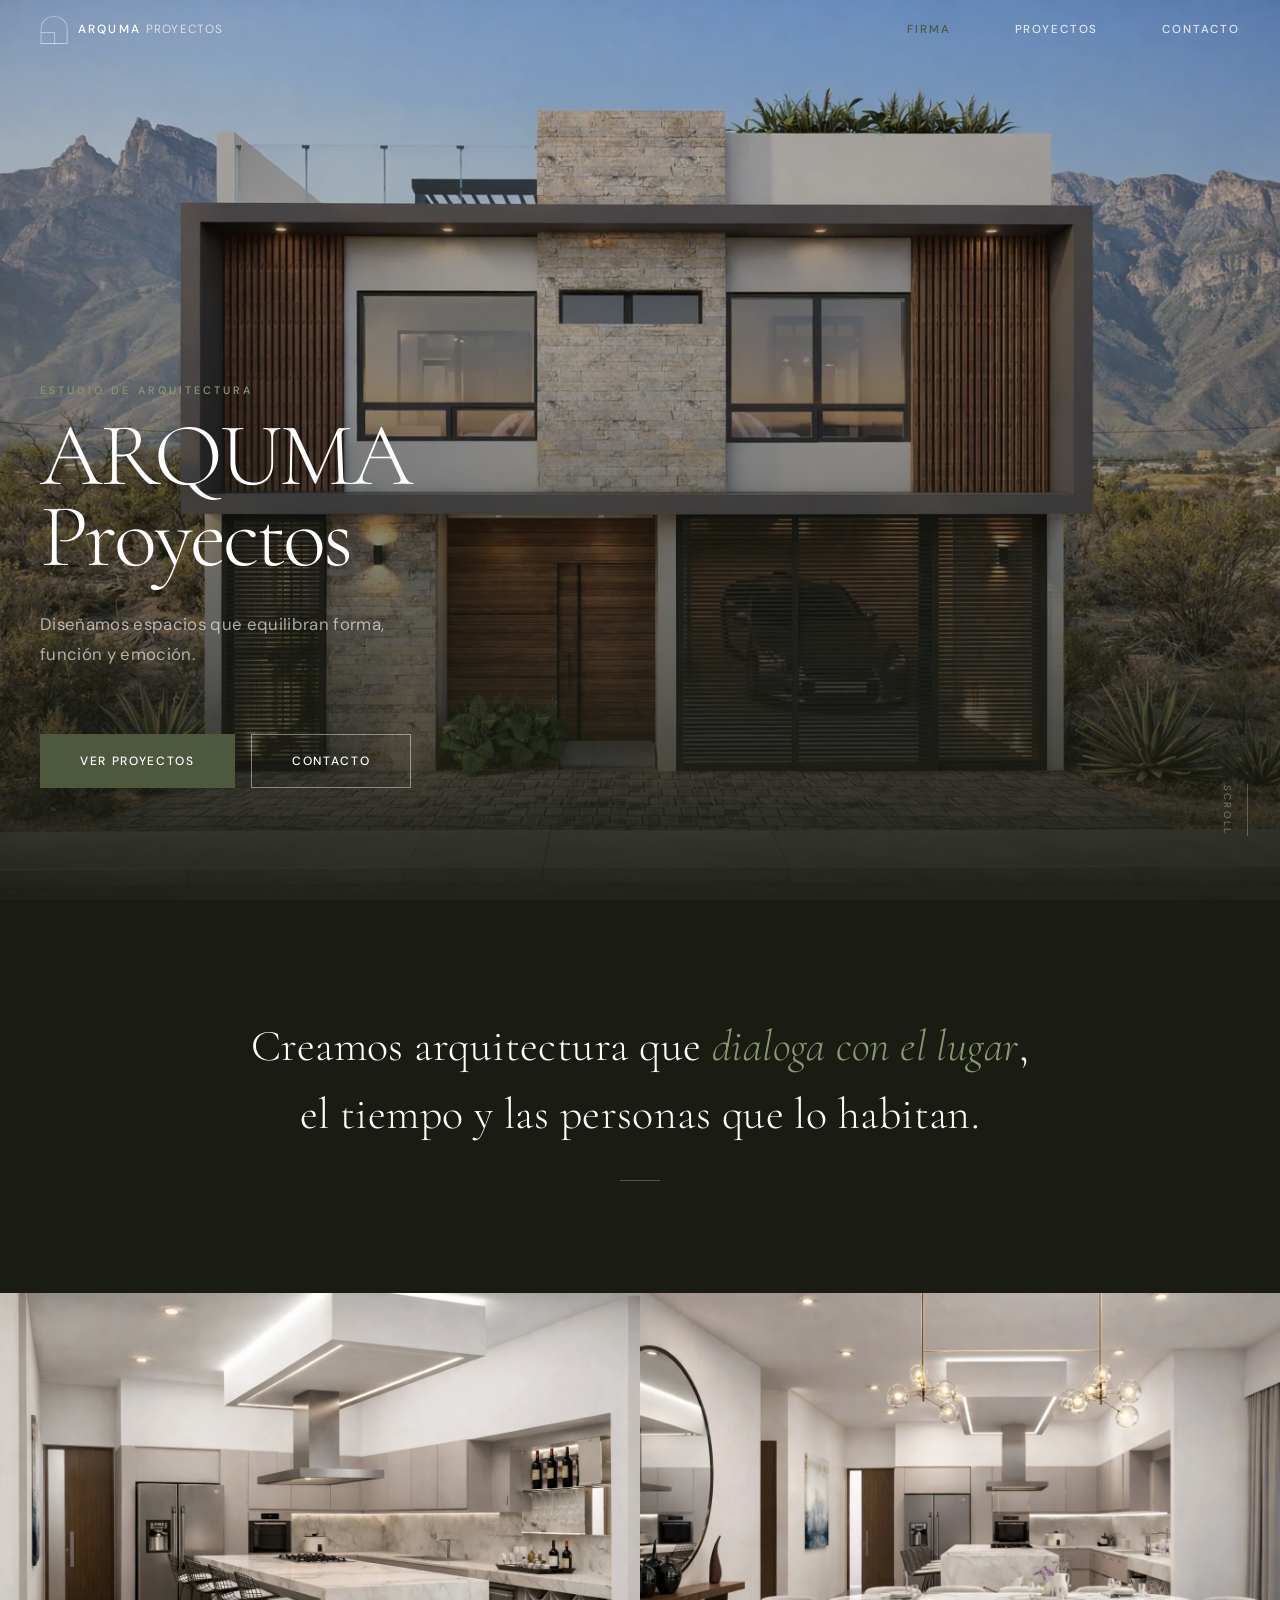
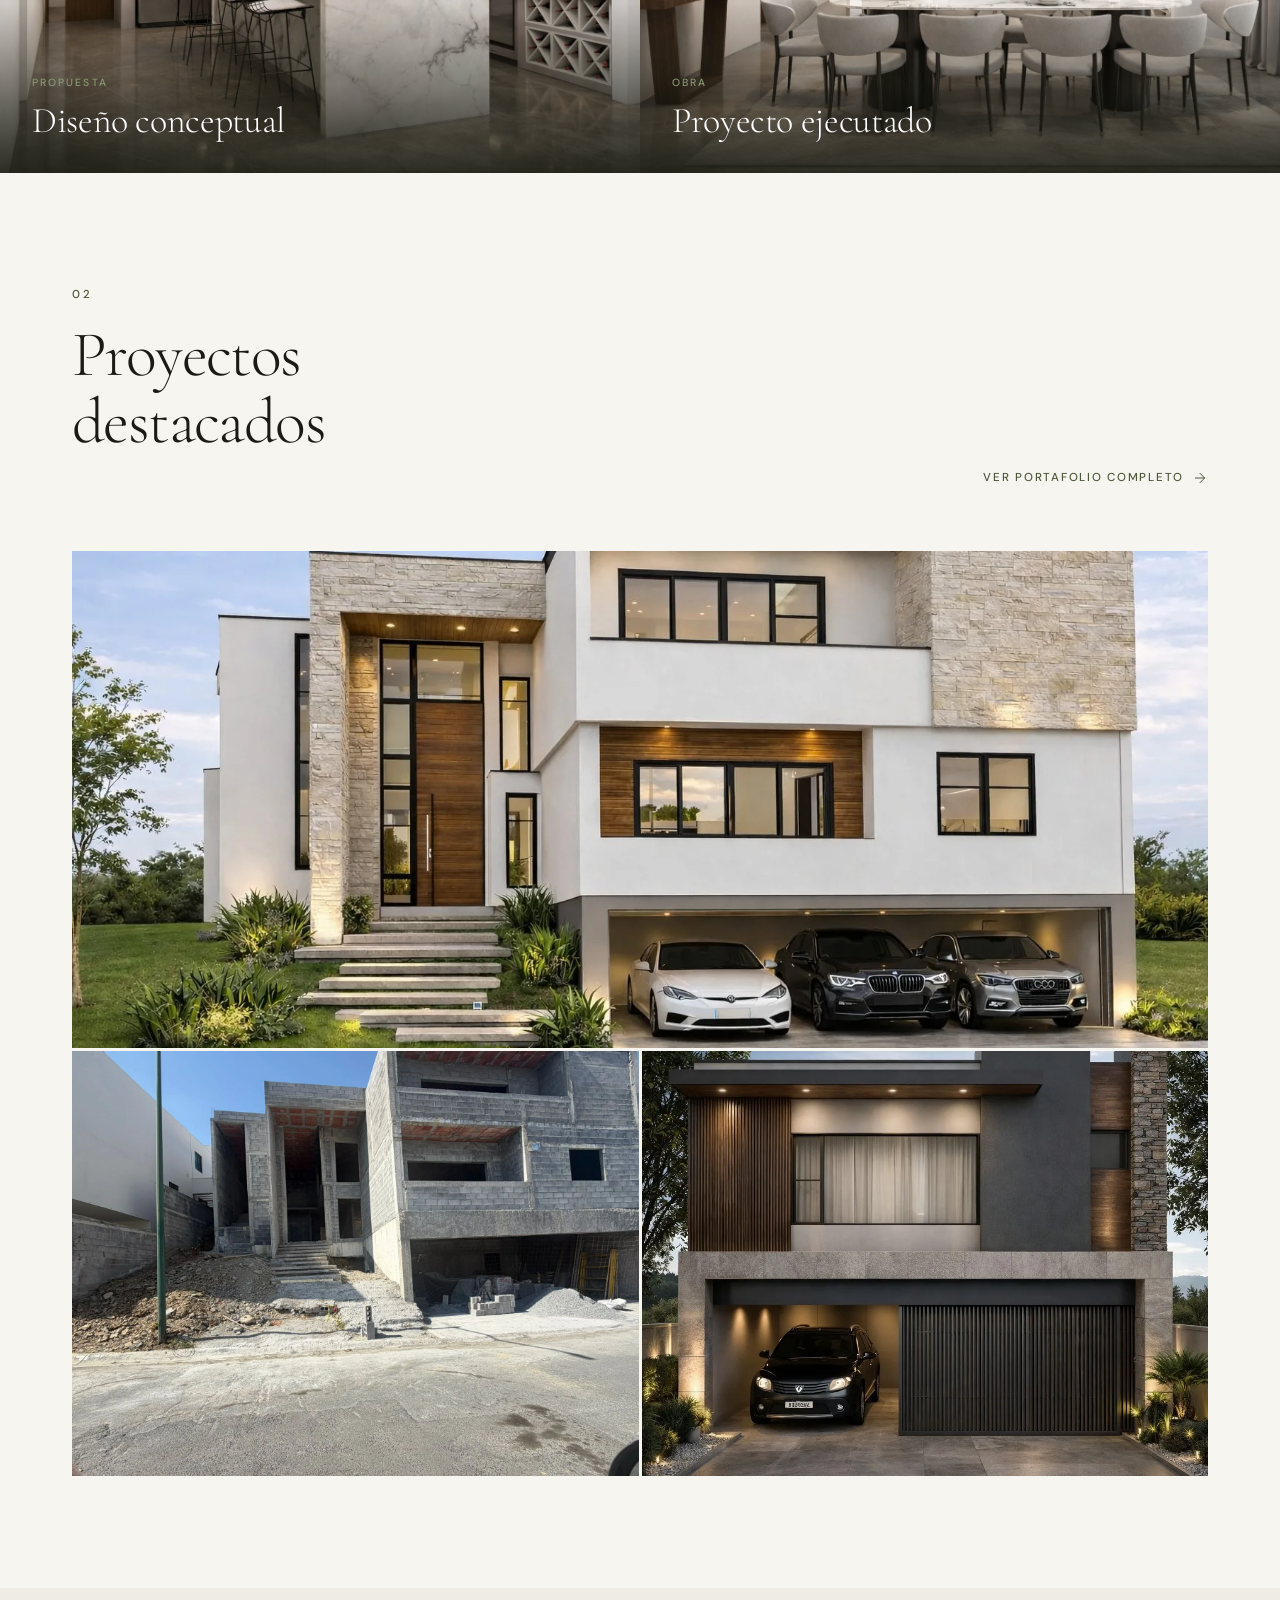
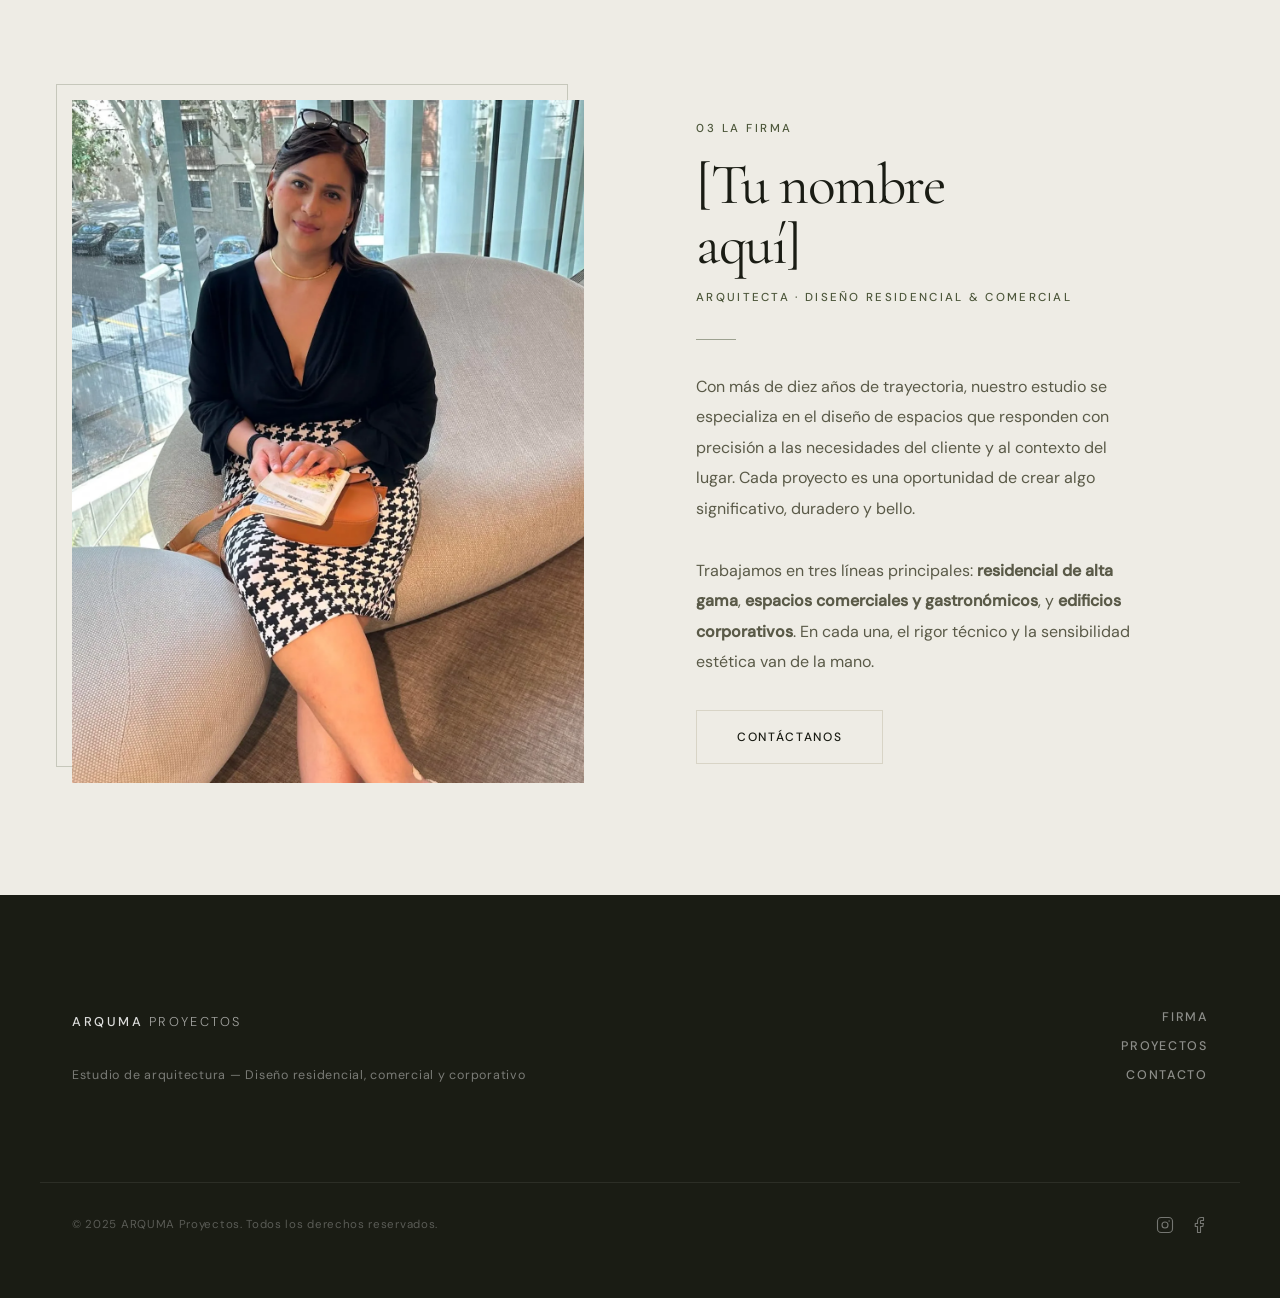
<file: src/index.html>
<!DOCTYPE html>
<html lang="es">

<head>
  <meta charset="UTF-8">
  <meta name="viewport" content="width=device-width, initial-scale=1.0">
  <meta name="description" content="ARQUMA Proyectos — Estudio de diseño arquitectónico. Proyectos residenciales, comerciales y corporativos.">
  <meta name="author" content="ARQUMA Proyectos">
  <title>ARQUMA — Proyectos</title>

  <!-- Preload fuentes críticas (solo las que aparecen above-the-fold) -->
  <link rel="preload" as="font" type="font/woff2" crossorigin href="fonts/cormorant-garamond-v36-latin-300.woff2">
  <link rel="preload" as="font" type="font/woff2" crossorigin href="fonts/cormorant-garamond-v36-latin-regular.woff2">
  <link rel="preload" as="font" type="font/woff2" crossorigin href="fonts/dm-sans-v15-latin-regular.woff2">

  <!-- CSS CRÍTICO inline: fuentes + variables + reset + nav + hero + reveal inicial -->
  <style>
    /* Cormorant Garamond — display */
    @font-face{font-family:'Cormorant Garamond';font-style:normal;font-weight:300;font-display:swap;src:url('fonts/cormorant-garamond-v36-latin-300.woff2') format('woff2')}
    @font-face{font-family:'Cormorant Garamond';font-style:normal;font-weight:400;font-display:swap;src:url('fonts/cormorant-garamond-v36-latin-regular.woff2') format('woff2')}
    @font-face{font-family:'Cormorant Garamond';font-style:normal;font-weight:500;font-display:swap;src:url('fonts/cormorant-garamond-v36-latin-500.woff2') format('woff2')}
    @font-face{font-family:'Cormorant Garamond';font-style:normal;font-weight:600;font-display:swap;src:url('fonts/cormorant-garamond-v36-latin-600.woff2') format('woff2')}
    @font-face{font-family:'Cormorant Garamond';font-style:italic;font-weight:300;font-display:swap;src:url('fonts/cormorant-garamond-v36-latin-300italic.woff2') format('woff2')}
    /* DM Sans — body */
    @font-face{font-family:'DM Sans';font-style:normal;font-weight:300;font-display:swap;src:url('fonts/dm-sans-v15-latin-300.woff2') format('woff2')}
    @font-face{font-family:'DM Sans';font-style:normal;font-weight:400;font-display:swap;src:url('fonts/dm-sans-v15-latin-regular.woff2') format('woff2')}
    @font-face{font-family:'DM Sans';font-style:normal;font-weight:500;font-display:swap;src:url('fonts/dm-sans-v15-latin-500.woff2') format('woff2')}

    /* Variables */
    :root{--clr-olive:#4E583C;--clr-olive-dark:#3A4229;--clr-olive-light:#8A9872;--clr-white:#FFFFFF;--clr-bg:#F6F5F0;--clr-bg-alt:#EEECE5;--clr-dark:#1A1C14;--clr-text:#1A1C14;--clr-text-soft:#5A5A48;--clr-border:#D8D4C6;--clr-surface:#FFFFFF;--ff-display:'Cormorant Garamond',Georgia,serif;--ff-body:'DM Sans',system-ui,sans-serif;--space-xs:.5rem;--space-sm:1rem;--space-md:2rem;--space-lg:4rem;--space-xl:7rem;--space-2xl:10rem;--container:1200px;--transition:.42s cubic-bezier(.4,0,.2,1);--transition-fast:.22s cubic-bezier(.4,0,.2,1)}
    /* Reset */
    *,*::before,*::after{margin:0;padding:0;box-sizing:border-box}
    html{scroll-behavior:smooth;-webkit-text-size-adjust:100%;scroll-padding-top:80px}
    body{font-family:var(--ff-body);font-weight:400;font-size:1rem;line-height:1.7;color:var(--clr-text);background:var(--clr-bg);-webkit-font-smoothing:antialiased;-moz-osx-font-smoothing:grayscale;overflow-x:hidden}
    img{display:block;max-width:100%;height:auto}
    a{color:inherit;text-decoration:none}
    button{font-family:var(--ff-body)}

    /* NAV */
    .nav{position:fixed;top:0;left:0;right:0;z-index:1000;padding:var(--space-sm) var(--space-md);transition:background var(--transition),box-shadow var(--transition)}
    .nav--scrolled{background:rgba(246,245,240,.94);backdrop-filter:blur(18px);-webkit-backdrop-filter:blur(18px);box-shadow:0 1px 0 var(--clr-border)}
    .nav__inner{max-width:var(--container);margin:0 auto;display:flex;align-items:center;justify-content:space-between}
    .nav__logo{display:flex;align-items:center;gap:.625rem;z-index:1001}
    .nav__logo img{height:28px;width:28px;object-fit:contain;flex-shrink:0;transition:filter var(--transition)}
    .nav:not(.nav--scrolled) .nav__logo img{filter:brightness(0) invert(1)}
    .nav__logo-name{font-family:var(--ff-body);font-size:.74rem;font-weight:500;letter-spacing:.18em;text-transform:uppercase;transition:color var(--transition);white-space:nowrap;line-height:1.1}
    .nav__logo-name span{font-weight:300;letter-spacing:.1em;opacity:.8}
    .nav:not(.nav--scrolled) .nav__logo-name{color:var(--clr-white)}
    .nav--scrolled .nav__logo-name{color:var(--clr-text)}
    .nav__menu{display:flex;align-items:center;gap:var(--space-lg)}
    .nav__link{font-size:.72rem;font-weight:500;letter-spacing:.16em;text-transform:uppercase;transition:color var(--transition-fast)}
    .nav:not(.nav--scrolled) .nav__link{color:rgba(255,255,255,.8)}
    .nav:not(.nav--scrolled) .nav__link:hover{color:var(--clr-white)}
    .nav--scrolled .nav__link{color:var(--clr-text-soft)}
    .nav--scrolled .nav__link:hover{color:var(--clr-olive)}
    .nav__link--active{color:var(--clr-olive)!important}
    .nav__toggle{display:none;flex-direction:column;gap:6px;background:none;border:none;cursor:pointer;padding:8px;z-index:1001}
    .nav__toggle span{display:block;width:26px;height:1.5px;background:currentColor;transition:var(--transition);transform-origin:center}
    .nav:not(.nav--scrolled) .nav__toggle{color:var(--clr-white)}
    .nav--scrolled .nav__toggle{color:var(--clr-text)}
    .nav__toggle--active span:nth-child(1){transform:rotate(45deg) translate(5px,5.5px)}
    .nav__toggle--active span:nth-child(2){opacity:0;transform:scaleX(0)}
    .nav__toggle--active span:nth-child(3){transform:rotate(-45deg) translate(5px,-5.5px)}

    /* HERO */
    .hero{position:relative;height:100vh;height:100dvh;overflow:hidden;display:flex;flex-direction:column;justify-content:flex-end;padding:0 var(--space-md) var(--space-xl)}
    .hero__bg{position:absolute;inset:0;z-index:0}
    .hero__bg img{width:100%;height:100%;object-fit:cover}
    .hero__bg::after{content:'';position:absolute;inset:0;background:linear-gradient(to top,rgba(26,28,20,.92) 0%,rgba(26,28,20,.38) 55%,rgba(26,28,20,.18) 100%)}
    .hero__inner{position:relative;z-index:1;max-width:var(--container);margin:0 auto;width:100%}
    .hero__label{display:block;font-size:.68rem;font-weight:500;letter-spacing:.28em;text-transform:uppercase;color:var(--clr-olive-light);margin-bottom:var(--space-sm);animation:fadeUp .8s ease both;animation-delay:.3s}
    .hero__title{font-family:var(--ff-display);font-weight:300;font-size:clamp(3rem,7vw,6rem);line-height:.9;letter-spacing:-.03em;color:var(--clr-white);margin-bottom:var(--space-md);animation:fadeUp 1s cubic-bezier(.4,0,.2,1) both;animation-delay:.5s}
    .hero__tagline{font-size:1.05rem;color:rgba(255,255,255,.62);max-width:420px;line-height:1.8;margin-bottom:var(--space-lg);letter-spacing:.02em;animation:fadeUp .8s ease both;animation-delay:.8s}
    .hero__actions{display:flex;gap:var(--space-sm);flex-wrap:wrap;animation:fadeUp .8s ease both;animation-delay:1s}
    .hero__scroll{position:absolute;right:var(--space-md);bottom:var(--space-lg);z-index:1;display:flex;flex-direction:column;align-items:center;gap:.75rem;font-size:.62rem;letter-spacing:.22em;text-transform:uppercase;color:rgba(255,255,255,.35);writing-mode:vertical-rl}
    .hero__scroll::before{content:'';width:1px;height:52px;background:rgba(255,255,255,.25);animation:scrollPulse 1.8s ease-in-out infinite}
    @keyframes scrollPulse{0%,100%{transform:scaleY(1);opacity:.25}50%{transform:scaleY(.6);opacity:.7}}
    @keyframes fadeUp{from{opacity:0;transform:translateY(32px)}to{opacity:1;transform:translateY(0)}}

    /* BOTONES (críticos para hero) */
    .btn{display:inline-flex;align-items:center;gap:.625rem;padding:1rem 2.5rem;font-family:var(--ff-body);font-size:.75rem;font-weight:500;letter-spacing:.14em;text-transform:uppercase;text-decoration:none;cursor:pointer;border:none;transition:all var(--transition)}
    .btn--primary{background:var(--clr-olive);color:var(--clr-white)}
    .btn--primary:hover{background:var(--clr-olive-dark);transform:translateY(-2px);box-shadow:0 6px 24px rgba(78,88,60,.28)}
    .btn--ghost{background:transparent;color:var(--clr-white);border:1px solid rgba(255,255,255,.45)}
    .btn--ghost:hover{background:rgba(255,255,255,.08);border-color:rgba(255,255,255,.8)}

    /* REVEAL — estado inicial */
    .reveal{opacity:0;transform:translateY(28px);transition:opacity .8s cubic-bezier(.4,0,.2,1),transform .8s cubic-bezier(.4,0,.2,1)}

    /* RESPONSIVE NAV + HERO */
    @media(max-width:768px){
      .nav__toggle{display:flex}
      .nav__menu{position:fixed;top:0;left:0;width:100%;height:100vh;height:100dvh;background:var(--clr-dark);flex-direction:column;align-items:center;justify-content:center;gap:3rem;opacity:0;pointer-events:none;transition:opacity var(--transition)}
      .nav__menu--open{opacity:1;pointer-events:all}
      .nav__menu .nav__link{font-family:var(--ff-display);font-size:clamp(2rem,8vw,3.5rem);font-weight:300;letter-spacing:.06em;color:rgba(255,255,255,.85)!important;text-transform:none}
      .nav__menu .nav__link:hover{color:var(--clr-white)!important}
      .hero{padding:0 var(--space-sm) var(--space-lg)}
      .hero__title{font-size:clamp(2.2rem,11vw,3.5rem)}
      .hero__tagline{max-width:100%}
      .hero__scroll{display:none}
    }
    @media(max-width:480px){
      .hero__actions{flex-direction:column;align-items:flex-start}
      .hero__actions .btn{width:100%;justify-content:center}
    }
  </style>

  <!-- CSS no crítico — carga diferida, no bloquea render -->
  <link rel="stylesheet" media="print" onload="this.media='all';this.onload=null;" href="css/style.css">
  <noscript><link rel="stylesheet" href="css/style.css"></noscript>
</head>

<body>

  <!-- ============================================================
       NAVEGACIÓN
  ============================================================ -->
  <header class="nav" id="nav">
    <div class="nav__inner">
      <a href="index.html" class="nav__logo" aria-label="ARQUMA Proyectos — Inicio">
        <img src="img/logo.webp" alt="" width="28" height="28" loading="eager" aria-hidden="true">
        <span class="nav__logo-name">ARQUMA <span>Proyectos</span></span>
      </a>
      <button class="nav__toggle" id="navToggle" aria-label="Abrir menú" aria-expanded="false">
        <span></span><span></span><span></span>
      </button>
      <nav class="nav__menu" id="navMenu" aria-label="Menú principal">
        <a href="index.html"      class="nav__link nav__link--active">Firma</a>
        <a href="proyectos.html"  class="nav__link">Proyectos</a>
        <a href="contacto.html"   class="nav__link">Contacto</a>
      </nav>
    </div>
  </header>

  <main>

    <!-- ============================================================
         HERO — pantalla completa
    ============================================================ -->
    <section class="hero" id="hero" aria-label="Portada">
      <div class="hero__bg">
        <!-- Imagen principal del portafolio como fondo del hero -->
        <img src="img/img1.webp"
             alt="Proyecto destacado — ARQUMA Proyectos"
             width="1920" height="1080"
             loading="eager"
             fetchpriority="high">
      </div>
      <div class="hero__inner">
        <span class="hero__label">Estudio de Arquitectura</span>
        <h2 class="hero__title">ARQUMA <br>Proyectos</h2><!-- Actualiza con tu nombre de estudio -->
        <p class="hero__tagline">Diseñamos espacios que equilibran forma,<br>función y emoción.</p>
        <div class="hero__actions">
          <a href="proyectos.html" class="btn btn--primary">Ver proyectos</a>
          <a href="contacto.html"  class="btn btn--ghost">Contacto</a>
        </div>
      </div>
      <span class="hero__scroll" aria-hidden="true">Scroll</span>
    </section>

    <!-- ============================================================
         MANIFIESTO
    ============================================================ -->
    <section class="manifesto" aria-label="Filosofía del estudio">
      <div class="manifesto__inner">
        <p class="manifesto__quote reveal">
          Creamos arquitectura que <em>dialoga con el lugar</em>,<br>
          el tiempo y las personas que lo habitan.
        </p>
        <div class="manifesto__line reveal reveal--delay-1"></div>
      </div>
    </section>

    <!-- ============================================================
         PROPUESTA Y OBRA — comparativa render vs realidad
    ============================================================ -->
    <section class="obra" aria-label="De la propuesta a la obra">
      <div class="obra__grid">
        <div class="obra__panel reveal">
          <img src="img/img5.webp"
               alt="Propuesta arquitectónica — ARQUMA Proyectos"
               width="960" height="720" loading="lazy">
          <div class="obra__label">
            <span class="obra__label-tag">Propuesta</span>
            <h3>Diseño conceptual</h3>
          </div>
        </div>
        <div class="obra__panel reveal reveal--delay-1">
          <img src="img/img6.webp"
               alt="Obra terminada — ARQUMA Proyectos"
               width="960" height="720" loading="lazy">
          <div class="obra__label">
            <span class="obra__label-tag">Obra</span>
            <h3>Proyecto ejecutado</h3>
          </div>
        </div>
      </div>
    </section>

    <!-- ============================================================
         PROYECTOS DESTACADOS
    ============================================================ -->
    <section class="featured section" id="proyectos" aria-label="Proyectos destacados">
      <div class="featured__header reveal">
        <div>
          <span class="section__label">02</span>
          <h2 class="section__title">Proyectos<br>destacados</h2>
        </div>
        <a href="proyectos.html" class="featured__link" aria-label="Ver todos los proyectos">
          Ver portafolio completo
          <svg width="16" height="16" viewBox="0 0 24 24" fill="none" stroke="currentColor"
               stroke-width="1.5" stroke-linecap="round" stroke-linejoin="round" aria-hidden="true">
            <path d="M5 12h14M12 5l7 7-7 7"/>
          </svg>
        </a>
      </div>
      <div class="featured__grid">
        <!-- Imagen destacada amplia -->
        <div class="featured__item featured__item--wide reveal">
          <img src="img/img2.webp"
               alt="Proyecto residencial destacado — ARQUMA Proyectos"
               width="1200" height="525" loading="lazy">
          <div class="featured__overlay">
            <div class="featured__info">
              <h3>Residencia Privada</h3>
              <span>Residencial · 2024</span>
            </div>
          </div>
        </div>
        <!-- Dos imágenes menores -->
        <div class="featured__item reveal reveal--delay-1">
          <img src="img/img3.webp"
               alt="Proyecto comercial — ARQUMA Proyectos"
               width="600" height="450" loading="lazy">
          <div class="featured__overlay">
            <div class="featured__info">
              <h3>Restaurante El Origen</h3>
              <span>Comercial · 2024</span>
            </div>
          </div>
        </div>
        <div class="featured__item reveal reveal--delay-2">
          <img src="img/img4.webp"
               alt="Proyecto edificio — ARQUMA Proyectos"
               width="600" height="450" loading="lazy">
          <div class="featured__overlay">
            <div class="featured__info">
              <h3>Torre Empresarial</h3>
              <span>Edificio · 2023</span>
            </div>
          </div>
        </div>
      </div>
    </section>

    <!-- ============================================================
         FIRMA — perfil de la arquitecta
    ============================================================ -->
    <section class="firma section--alt" id="firma" aria-label="Perfil de la arquitecta">
      <div class="firma__grid">
        <!-- Retrato -->
        <div class="firma__portrait reveal">
          <img class="firma__portrait-img"
               src="img/perfil.webp"
               alt="Arquitecta — ARQUMA Proyectos"
               width="560" height="747" loading="lazy">
          <div class="firma__portrait-frame" aria-hidden="true"></div>
        </div>
        <!-- Texto -->
        <div class="firma__text reveal reveal--delay-1">
          <span class="section__label">03 La firma</span>
          <!-- Actualiza con tu nombre -->
          <h2 class="firma__name">[Tu nombre<br>aquí]</h2>
          <p class="firma__role">Arquitecta · Diseño Residencial &amp; Comercial</p>
          <div class="firma__divider" aria-hidden="true"></div>
          <p class="firma__bio">
            Con más de diez años de trayectoria, nuestro estudio se especializa en
            el diseño de espacios que responden con precisión a las necesidades del
            cliente y al contexto del lugar. Cada proyecto es una oportunidad de
            crear algo significativo, duradero y bello.
          </p>
          <p class="firma__bio">
            Trabajamos en tres líneas principales: <strong>residencial de alta gama</strong>,
            <strong>espacios comerciales y gastronómicos</strong>, y
            <strong>edificios corporativos</strong>. En cada una, el rigor técnico
            y la sensibilidad estética van de la mano.
          </p>
          <a href="contacto.html" class="btn btn--outline">Contáctanos</a>
        </div>
      </div>
    </section>

  </main>

  <!-- ============================================================
       FOOTER
  ============================================================ -->
  <footer class="footer" aria-label="Pie de página">
    <div class="footer__inner">
      <div class="footer__brand">
        <a href="index.html" class="footer__logo-text" aria-label="ARQUMA Proyectos — Inicio">ARQUMA <span>Proyectos</span></a>
        <p class="footer__tagline">Estudio de arquitectura — Diseño residencial, comercial y corporativo</p>
      </div>
      <nav class="footer__nav" aria-label="Navegación del pie">
        <a href="index.html">Firma</a>
        <a href="proyectos.html">Proyectos</a>
        <a href="contacto.html">Contacto</a>
      </nav>
    </div>
    <div class="footer__bottom">
      <span class="footer__copy">&copy; 2025 ARQUMA Proyectos. Todos los derechos reservados.</span>
      <div class="footer__social" aria-label="Redes sociales">
        <!-- Actualiza los href con tus perfiles reales -->
        <a href="#" aria-label="Instagram">
          <svg width="18" height="18" viewBox="0 0 24 24" fill="none" stroke="currentColor"
               stroke-width="1.5" stroke-linecap="round" stroke-linejoin="round" aria-hidden="true">
            <rect x="2" y="2" width="20" height="20" rx="5"/>
            <circle cx="12" cy="12" r="4"/>
            <circle cx="17.5" cy="6.5" r="1" fill="currentColor" stroke="none"/>
          </svg>
        </a>
        <a href="#" aria-label="Facebook">
          <svg width="18" height="18" viewBox="0 0 24 24" fill="none" stroke="currentColor"
               stroke-width="1.5" stroke-linecap="round" stroke-linejoin="round" aria-hidden="true">
            <path d="M18 2h-3a5 5 0 00-5 5v3H7v4h3v8h4v-8h3l1-4h-4V7a1 1 0 011-1h3z"/>
          </svg>
        </a>
      </div>
    </div>
  </footer>

  <script src="js/main.js" defer></script>
</body>

</html>
</file>
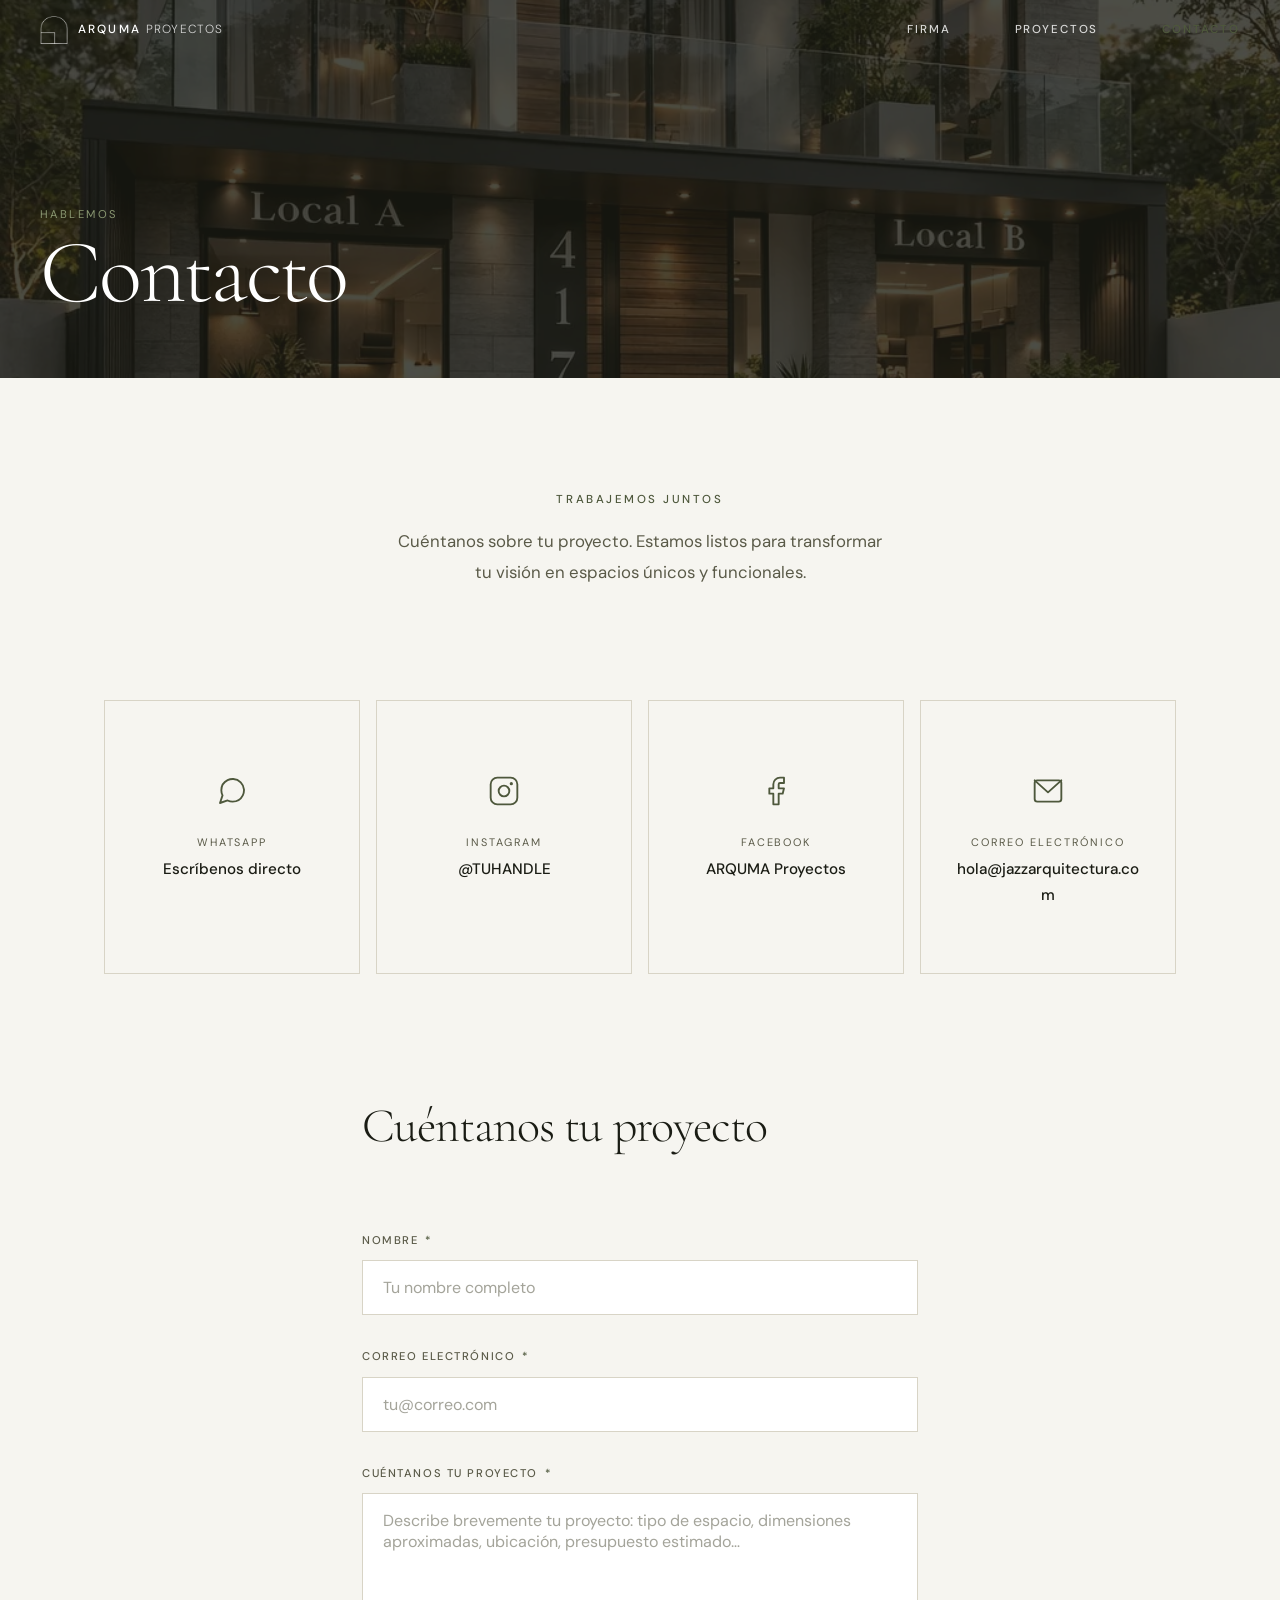
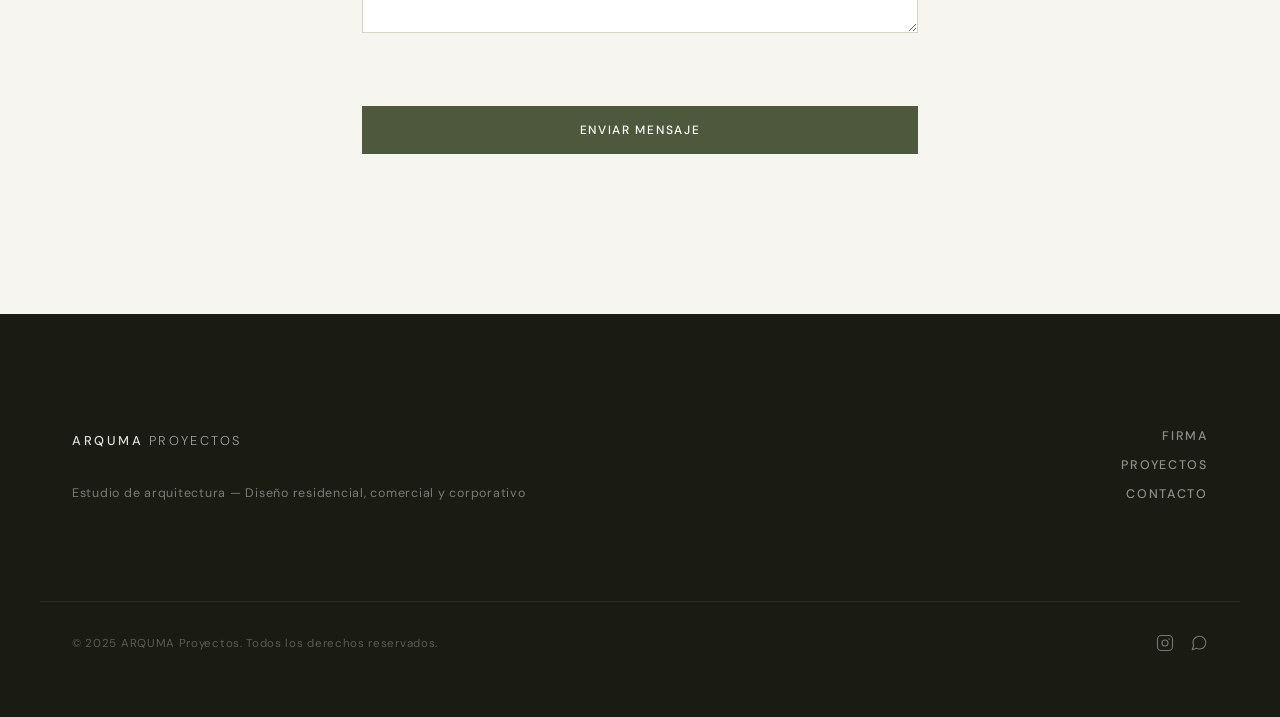
<file: src/contacto.html>
<!DOCTYPE html>
<html lang="es">

<head>
  <meta charset="UTF-8">
  <meta name="viewport" content="width=device-width, initial-scale=1.0">
  <meta name="description" content="Contacto — ARQUMA Proyectos. WhatsApp, Instagram, Facebook y formulario de contacto.">
  <title>Contacto — ARQUMA</title>

  <link rel="preload" as="font" type="font/woff2" crossorigin href="fonts/cormorant-garamond-v36-latin-300.woff2">
  <link rel="preload" as="font" type="font/woff2" crossorigin href="fonts/dm-sans-v15-latin-regular.woff2">

  <style>
    @font-face{font-family:'Cormorant Garamond';font-style:normal;font-weight:300;font-display:swap;src:url('fonts/cormorant-garamond-v36-latin-300.woff2') format('woff2')}
    @font-face{font-family:'Cormorant Garamond';font-style:normal;font-weight:400;font-display:swap;src:url('fonts/cormorant-garamond-v36-latin-regular.woff2') format('woff2')}
    @font-face{font-family:'Cormorant Garamond';font-style:normal;font-weight:500;font-display:swap;src:url('fonts/cormorant-garamond-v36-latin-500.woff2') format('woff2')}
    @font-face{font-family:'Cormorant Garamond';font-style:normal;font-weight:600;font-display:swap;src:url('fonts/cormorant-garamond-v36-latin-600.woff2') format('woff2')}
    @font-face{font-family:'DM Sans';font-style:normal;font-weight:300;font-display:swap;src:url('fonts/dm-sans-v15-latin-300.woff2') format('woff2')}
    @font-face{font-family:'DM Sans';font-style:normal;font-weight:400;font-display:swap;src:url('fonts/dm-sans-v15-latin-regular.woff2') format('woff2')}
    @font-face{font-family:'DM Sans';font-style:normal;font-weight:500;font-display:swap;src:url('fonts/dm-sans-v15-latin-500.woff2') format('woff2')}

    :root{--clr-olive:#4E583C;--clr-olive-dark:#3A4229;--clr-olive-light:#8A9872;--clr-white:#FFFFFF;--clr-bg:#F6F5F0;--clr-bg-alt:#EEECE5;--clr-dark:#1A1C14;--clr-text:#1A1C14;--clr-text-soft:#5A5A48;--clr-border:#D8D4C6;--clr-surface:#FFFFFF;--ff-display:'Cormorant Garamond',Georgia,serif;--ff-body:'DM Sans',system-ui,sans-serif;--space-xs:.5rem;--space-sm:1rem;--space-md:2rem;--space-lg:4rem;--space-xl:7rem;--space-2xl:10rem;--container:1200px;--transition:.42s cubic-bezier(.4,0,.2,1);--transition-fast:.22s cubic-bezier(.4,0,.2,1)}
    *,*::before,*::after{margin:0;padding:0;box-sizing:border-box}
    html{scroll-behavior:smooth;-webkit-text-size-adjust:100%;scroll-padding-top:80px}
    body{font-family:var(--ff-body);font-weight:400;font-size:1rem;line-height:1.7;color:var(--clr-text);background:var(--clr-bg);-webkit-font-smoothing:antialiased;overflow-x:hidden}
    img{display:block;max-width:100%;height:auto}
    a{color:inherit;text-decoration:none}
    button{font-family:var(--ff-body)}

    /* NAV */
    .nav{position:fixed;top:0;left:0;right:0;z-index:1000;padding:var(--space-sm) var(--space-md);transition:background var(--transition),box-shadow var(--transition)}
    .nav--scrolled{background:rgba(246,245,240,.94);backdrop-filter:blur(18px);-webkit-backdrop-filter:blur(18px);box-shadow:0 1px 0 var(--clr-border)}
    .nav__inner{max-width:var(--container);margin:0 auto;display:flex;align-items:center;justify-content:space-between}
    .nav__logo{display:flex;align-items:center;gap:.625rem;z-index:1001}
    .nav__logo img{height:28px;width:28px;object-fit:contain;flex-shrink:0;transition:filter var(--transition)}
    .nav:not(.nav--scrolled) .nav__logo img{filter:brightness(0) invert(1)}
    .nav__logo-name{font-family:var(--ff-body);font-size:.74rem;font-weight:500;letter-spacing:.18em;text-transform:uppercase;transition:color var(--transition);white-space:nowrap;line-height:1.1}
    .nav__logo-name span{font-weight:300;letter-spacing:.1em;opacity:.8}
    .nav:not(.nav--scrolled) .nav__logo-name{color:var(--clr-white)}
    .nav--scrolled .nav__logo-name{color:var(--clr-text)}
    .nav__menu{display:flex;align-items:center;gap:var(--space-lg)}
    .nav__link{font-size:.72rem;font-weight:500;letter-spacing:.16em;text-transform:uppercase;transition:color var(--transition-fast)}
    .nav:not(.nav--scrolled) .nav__link{color:rgba(255,255,255,.8)}
    .nav:not(.nav--scrolled) .nav__link:hover{color:var(--clr-white)}
    .nav--scrolled .nav__link{color:var(--clr-text-soft)}
    .nav--scrolled .nav__link:hover{color:var(--clr-olive)}
    .nav__link--active{color:var(--clr-olive)!important}
    .nav__toggle{display:none;flex-direction:column;gap:6px;background:none;border:none;cursor:pointer;padding:8px;z-index:1001}
    .nav__toggle span{display:block;width:26px;height:1.5px;background:currentColor;transition:var(--transition);transform-origin:center}
    .nav:not(.nav--scrolled) .nav__toggle{color:var(--clr-white)}
    .nav--scrolled .nav__toggle{color:var(--clr-text)}
    .nav__toggle--active span:nth-child(1){transform:rotate(45deg) translate(5px,5.5px)}
    .nav__toggle--active span:nth-child(2){opacity:0;transform:scaleX(0)}
    .nav__toggle--active span:nth-child(3){transform:rotate(-45deg) translate(5px,-5.5px)}

    /* REVEAL */
    .reveal{opacity:0;transform:translateY(28px);transition:opacity .8s cubic-bezier(.4,0,.2,1),transform .8s cubic-bezier(.4,0,.2,1)}

    @media(max-width:768px){
      .nav__toggle{display:flex}
      .nav__menu{position:fixed;top:0;left:0;width:100%;height:100vh;height:100dvh;background:var(--clr-dark);flex-direction:column;align-items:center;justify-content:center;gap:3rem;opacity:0;pointer-events:none;transition:opacity var(--transition)}
      .nav__menu--open{opacity:1;pointer-events:all}
      .nav__menu .nav__link{font-family:var(--ff-display);font-size:clamp(2rem,8vw,3.5rem);font-weight:300;letter-spacing:.06em;color:rgba(255,255,255,.85)!important;text-transform:none}
      .nav__menu .nav__link:hover{color:var(--clr-white)!important}
    }
  </style>

  <link rel="stylesheet" media="print" onload="this.media='all';this.onload=null;" href="css/style.css">
  <noscript><link rel="stylesheet" href="css/style.css"></noscript>
</head>

<body>

  <!-- NAVEGACIÓN -->
  <header class="nav" id="nav">
    <div class="nav__inner">
      <a href="index.html" class="nav__logo" aria-label="ARQUMA Proyectos — Inicio">
        <img src="img/logo.webp" alt="" width="28" height="28" loading="eager" aria-hidden="true">
        <span class="nav__logo-name">ARQUMA <span>Proyectos</span></span>
      </a>
      <button class="nav__toggle" id="navToggle" aria-label="Abrir menú" aria-expanded="false">
        <span></span><span></span><span></span>
      </button>
      <nav class="nav__menu" id="navMenu" aria-label="Menú principal">
        <a href="index.html"     class="nav__link">Firma</a>
        <a href="proyectos.html" class="nav__link">Proyectos</a>
        <a href="contacto.html"  class="nav__link nav__link--active">Contacto</a>
      </nav>
    </div>
  </header>

  <main>

    <!-- PAGE HERO -->
    <section class="page-hero" aria-label="Portada de contacto">
      <div class="page-hero__bg">
        <img src="img/img20.webp" alt="" width="1920" height="800" loading="eager" fetchpriority="high" aria-hidden="true">
      </div>
      <div class="page-hero__content">
        <span class="page-hero__label">Hablemos</span>
        <h1 class="page-hero__title">Contacto</h1>
      </div>
    </section>

    <!-- CANALES DE CONTACTO -->
    <section class="contact-section" aria-label="Información de contacto">
      <div class="container">

        <div class="reveal" style="max-width:560px;margin:0 auto var(--space-xl);text-align:center">
          <span class="section__label">Trabajemos juntos</span>
          <p style="font-size:1.05rem;color:var(--clr-text-soft);line-height:1.85">
            Cuéntanos sobre tu proyecto. Estamos listos para transformar<br>
            tu visión en espacios únicos y funcionales.
          </p>
        </div>

        <!-- Tarjetas de contacto -->
        <div class="contact-channels reveal reveal--delay-1">

          <!-- WhatsApp — actualiza con tu número real: https://wa.me/521XXXXXXXXXX -->
          <a href="https://wa.me/521XXXXXXXXXX"
             class="channel-card"
             target="_blank"
             rel="noopener"
             aria-label="Contactar por WhatsApp">
            <span class="channel-card__icon" aria-hidden="true">
              <svg width="32" height="32" viewBox="0 0 24 24" fill="none" stroke="currentColor"
                   stroke-width="1.4" stroke-linecap="round" stroke-linejoin="round">
                <path d="M21 11.5a8.38 8.38 0 01-.9 3.8 8.5 8.5 0 01-7.6 4.7 8.38 8.38 0 01-3.8-.9L3 21l1.9-5.7a8.38 8.38 0 01-.9-3.8 8.5 8.5 0 014.7-7.6 8.38 8.38 0 013.8-.9h.5a8.48 8.48 0 018 8v.5z"/>
              </svg>
            </span>
            <span class="channel-card__label">WhatsApp</span>
            <span class="channel-card__value">Escríbenos directo</span><!-- Actualiza con tu número -->
          </a>

          <!-- Instagram — actualiza con tu handle real -->
          <a href="https://instagram.com/TUHANDLE"
             class="channel-card"
             target="_blank"
             rel="noopener"
             aria-label="Seguir en Instagram">
            <span class="channel-card__icon" aria-hidden="true">
              <svg width="32" height="32" viewBox="0 0 24 24" fill="none" stroke="currentColor"
                   stroke-width="1.4" stroke-linecap="round" stroke-linejoin="round">
                <rect x="2" y="2" width="20" height="20" rx="5"/>
                <circle cx="12" cy="12" r="4"/>
                <circle cx="17.5" cy="6.5" r="1.2" fill="currentColor" stroke="none"/>
              </svg>
            </span>
            <span class="channel-card__label">Instagram</span>
            <span class="channel-card__value">@TUHANDLE</span><!-- Actualiza con tu handle -->
          </a>

          <!-- Facebook — actualiza con tu URL real -->
          <a href="https://facebook.com/TUPAGINA"
             class="channel-card"
             target="_blank"
             rel="noopener"
             aria-label="Visitar página de Facebook">
            <span class="channel-card__icon" aria-hidden="true">
              <svg width="32" height="32" viewBox="0 0 24 24" fill="none" stroke="currentColor"
                   stroke-width="1.4" stroke-linecap="round" stroke-linejoin="round">
                <path d="M18 2h-3a5 5 0 00-5 5v3H7v4h3v8h4v-8h3l1-4h-4V7a1 1 0 011-1h3z"/>
              </svg>
            </span>
            <span class="channel-card__label">Facebook</span>
            <span class="channel-card__value">ARQUMA Proyectos</span><!-- Actualiza con tu nombre de página -->
          </a>

          <!-- Correo electrónico — actualiza con tu correo real -->
          <a href="mailto:hola@jazzarquitectura.com"
             class="channel-card"
             aria-label="Enviar correo electrónico">
            <span class="channel-card__icon" aria-hidden="true">
              <svg width="32" height="32" viewBox="0 0 24 24" fill="none" stroke="currentColor"
                   stroke-width="1.4" stroke-linecap="round" stroke-linejoin="round">
                <rect x="2" y="4" width="20" height="16" rx="2"/>
                <path d="M22 4l-10 9L2 4"/>
              </svg>
            </span>
            <span class="channel-card__label">Correo electrónico</span>
            <span class="channel-card__value">hola@jazzarquitectura.com</span><!-- Actualiza con tu correo -->
          </a>

        </div><!-- /contact-channels -->

        <!-- FORMULARIO DE CONTACTO -->
        <div class="contact-form-wrap reveal reveal--delay-2" id="contactFormWrap">

          <h2 class="contact-form-title">Cuéntanos tu proyecto</h2>

          <form id="contactForm" novalidate aria-label="Formulario de contacto">

            <div class="form-group">
              <label class="form-label" for="nombre">
                Nombre <span class="form-required" aria-label="Campo obligatorio">*</span>
              </label>
              <input class="form-input"
                     type="text"
                     id="nombre"
                     name="nombre"
                     required
                     autocomplete="name"
                     placeholder="Tu nombre completo">
            </div>

            <div class="form-group">
              <label class="form-label" for="correo">
                Correo electrónico <span class="form-required" aria-label="Campo obligatorio">*</span>
              </label>
              <input class="form-input"
                     type="email"
                     id="correo"
                     name="correo"
                     required
                     autocomplete="email"
                     placeholder="tu@correo.com">
            </div>

            <div class="form-group">
              <label class="form-label" for="descripcion">
                Cuéntanos tu proyecto <span class="form-required" aria-label="Campo obligatorio">*</span>
              </label>
              <textarea class="form-input form-textarea"
                        id="descripcion"
                        name="descripcion"
                        required
                        rows="5"
                        placeholder="Describe brevemente tu proyecto: tipo de espacio, dimensiones aproximadas, ubicación, presupuesto estimado…"></textarea>
            </div>

            <p class="form-error" id="formError" role="alert" aria-live="assertive"></p>

            <button type="submit" class="btn btn--primary contact__form-submit" id="formSubmit">
              Enviar mensaje
            </button>

          </form>

          <!-- Mensaje de éxito (oculto hasta envío exitoso) -->
          <div class="contact__form-success" id="formSuccess" hidden aria-live="polite">
            <svg width="56" height="56" viewBox="0 0 24 24" fill="none" stroke="currentColor"
                 stroke-width="1.2" stroke-linecap="round" stroke-linejoin="round" aria-hidden="true">
              <path d="M22 11.08V12a10 10 0 11-5.93-9.14"/>
              <polyline points="22 4 12 14.01 9 11.01"/>
            </svg>
            <h3>¡Mensaje enviado!</h3>
            <p>Gracias por escribirnos. Te responderemos a la brevedad.</p>
          </div>

        </div><!-- /contact-form-wrap -->

      </div><!-- /container -->
    </section>

  </main>

  <!-- FOOTER -->
  <footer class="footer" aria-label="Pie de página">
    <div class="footer__inner">
      <div class="footer__brand">
        <a href="index.html" class="footer__logo-text" aria-label="ARQUMA Proyectos — Inicio">ARQUMA <span>Proyectos</span></a>
        <p class="footer__tagline">Estudio de arquitectura — Diseño residencial, comercial y corporativo</p>
      </div>
      <nav class="footer__nav" aria-label="Navegación del pie">
        <a href="index.html">Firma</a>
        <a href="proyectos.html">Proyectos</a>
        <a href="contacto.html">Contacto</a>
      </nav>
    </div>
    <div class="footer__bottom">
      <span class="footer__copy">&copy; 2025 ARQUMA Proyectos. Todos los derechos reservados.</span>
      <div class="footer__social" aria-label="Redes sociales">
        <a href="https://instagram.com/TUHANDLE" target="_blank" rel="noopener" aria-label="Instagram">
          <svg width="18" height="18" viewBox="0 0 24 24" fill="none" stroke="currentColor"
               stroke-width="1.5" stroke-linecap="round" stroke-linejoin="round" aria-hidden="true">
            <rect x="2" y="2" width="20" height="20" rx="5"/>
            <circle cx="12" cy="12" r="4"/>
            <circle cx="17.5" cy="6.5" r="1" fill="currentColor" stroke="none"/>
          </svg>
        </a>
        <a href="https://wa.me/521XXXXXXXXXX" target="_blank" rel="noopener" aria-label="WhatsApp">
          <svg width="18" height="18" viewBox="0 0 24 24" fill="none" stroke="currentColor"
               stroke-width="1.5" stroke-linecap="round" stroke-linejoin="round" aria-hidden="true">
            <path d="M21 11.5a8.38 8.38 0 01-.9 3.8 8.5 8.5 0 01-7.6 4.7 8.38 8.38 0 01-3.8-.9L3 21l1.9-5.7a8.38 8.38 0 01-.9-3.8 8.5 8.5 0 014.7-7.6 8.38 8.38 0 013.8-.9h.5a8.48 8.48 0 018 8v.5z"/>
          </svg>
        </a>
      </div>
    </div>
  </footer>

  <script src="js/main.js" defer></script>
</body>

</html>
</file>
<file: src/css/style.css>
/* ================================================================
   JAZZ ARQUITECTURA — style.css
   Estilos no críticos cargados de forma diferida (below-the-fold)
   ================================================================ */

/* === UTILIDADES === */
.container {
  width: 100%;
  max-width: var(--container);
  margin: 0 auto;
  padding: 0 var(--space-md);
}

.section {
  padding: var(--space-xl) 0;
}

.section--alt {
  background: var(--clr-bg-alt);
}

/* Reveal: estado inicial definido en el CSS crítico inline,
   aquí sólo la clase visible y los delays */
.reveal--visible {
  opacity: 1 !important;
  transform: translateY(0) !important;
}
.reveal--delay-1 { transition-delay: .15s; }
.reveal--delay-2 { transition-delay: .30s; }
.reveal--delay-3 { transition-delay: .45s; }
.reveal--delay-4 { transition-delay: .60s; }

.section__label {
  display: block;
  font-size: .72rem;
  font-weight: 500;
  letter-spacing: .22em;
  text-transform: uppercase;
  color: var(--clr-olive);
  margin-bottom: var(--space-sm);
}

.section__title {
  font-family: var(--ff-display);
  font-weight: 300;
  font-size: clamp(2.4rem, 5vw, 4.5rem);
  line-height: 1.05;
  letter-spacing: -.025em;
  color: var(--clr-text);
  margin-bottom: var(--space-md);
}

.section__subtitle {
  font-size: 1rem;
  color: var(--clr-text-soft);
  max-width: 580px;
  line-height: 1.85;
}

/* === BOTONES === */
.btn {
  display: inline-flex;
  align-items: center;
  gap: .625rem;
  padding: 1rem 2.5rem;
  font-family: var(--ff-body);
  font-size: .75rem;
  font-weight: 500;
  letter-spacing: .14em;
  text-transform: uppercase;
  text-decoration: none;
  cursor: pointer;
  border: none;
  transition: all var(--transition);
}

.btn--primary {
  background: var(--clr-olive);
  color: var(--clr-white);
}
.btn--primary:hover {
  background: var(--clr-olive-dark);
  transform: translateY(-2px);
  box-shadow: 0 6px 24px rgba(78, 88, 60, .28);
}

.btn--ghost {
  background: transparent;
  color: var(--clr-white);
  border: 1px solid rgba(255,255,255,.45);
}
.btn--ghost:hover {
  background: rgba(255,255,255,.08);
  border-color: rgba(255,255,255,.8);
}

.btn--outline {
  background: transparent;
  color: var(--clr-text);
  border: 1px solid var(--clr-border);
}
.btn--outline:hover {
  border-color: var(--clr-olive);
  color: var(--clr-olive);
}

/* === MANIFIESTO (dark) === */
.manifesto {
  background: var(--clr-dark);
  padding: var(--space-xl) var(--space-md);
}

.manifesto__inner {
  max-width: 860px;
  margin: 0 auto;
  text-align: center;
}

.manifesto__quote {
  font-family: var(--ff-display);
  font-weight: 300;
  font-size: clamp(1.5rem, 3.5vw, 2.75rem);
  line-height: 1.55;
  letter-spacing: .01em;
  color: var(--clr-white);
}

.manifesto__quote em {
  color: var(--clr-olive-light);
  font-style: italic;
}

.manifesto__line {
  width: 40px;
  height: 1px;
  background: var(--clr-olive);
  margin: var(--space-md) auto 0;
  opacity: .6;
}

/* === OBRA: PROPUESTA Y REALIDAD === */
.obra {
  padding: 0;
  overflow: hidden;
}

.obra__grid {
  display: grid;
  grid-template-columns: 1fr 1fr;
}

.obra__panel {
  position: relative;
  aspect-ratio: 4 / 3;
  overflow: hidden;
}

.obra__panel img {
  width: 100%;
  height: 100%;
  object-fit: cover;
  transition: transform .8s cubic-bezier(.4,0,.2,1);
  display: block;
}

.obra__panel:hover img {
  transform: scale(1.04);
}

.obra__label {
  position: absolute;
  bottom: 0;
  left: 0;
  right: 0;
  padding: var(--space-lg) var(--space-md) var(--space-md);
  background: linear-gradient(to top, rgba(26,28,20,.88) 0%, transparent 100%);
  color: var(--clr-white);
}

.obra__label-tag {
  display: inline-block;
  font-size: .65rem;
  font-weight: 500;
  letter-spacing: .2em;
  text-transform: uppercase;
  color: var(--clr-olive-light);
  margin-bottom: .5rem;
}

.obra__label h3 {
  font-family: var(--ff-display);
  font-weight: 300;
  font-size: clamp(1.5rem, 3vw, 2.25rem);
  line-height: 1.15;
  letter-spacing: -.01em;
}

/* === PROYECTOS DESTACADOS (index) === */
.featured {
  padding: var(--space-xl) 0;
}

.featured__header {
  display: flex;
  align-items: flex-end;
  justify-content: space-between;
  gap: var(--space-md);
  max-width: var(--container);
  margin: 0 auto var(--space-lg);
  padding: 0 var(--space-md);
}

.featured__link {
  font-size: .72rem;
  font-weight: 500;
  letter-spacing: .15em;
  text-transform: uppercase;
  color: var(--clr-olive);
  text-decoration: none;
  display: inline-flex;
  align-items: center;
  gap: .5rem;
  transition: gap var(--transition-fast);
}
.featured__link:hover { gap: .875rem; }

.featured__grid {
  display: grid;
  grid-template-columns: 1fr 1fr;
  gap: 3px;
  max-width: var(--container);
  margin: 0 auto;
  padding: 0 var(--space-md);
}

.featured__item {
  position: relative;
  overflow: hidden;
  cursor: pointer;
  aspect-ratio: 4 / 3;
  background: var(--clr-bg-alt);
}

.featured__item--wide {
  grid-column: 1 / -1;
  aspect-ratio: 16 / 7;
}

.featured__item img {
  width: 100%;
  height: 100%;
  object-fit: cover;
  display: block;
  transition: transform .75s cubic-bezier(.4,0,.2,1);
}

.featured__item:hover img {
  transform: scale(1.04);
}

.featured__overlay {
  position: absolute;
  inset: 0;
  background: rgba(26,28,20,0);
  display: flex;
  align-items: flex-end;
  padding: var(--space-md);
  transition: background .4s ease;
}

.featured__item:hover .featured__overlay {
  background: rgba(26,28,20,.55);
}

.featured__info {
  opacity: 0;
  transform: translateY(10px);
  transition: opacity .3s ease, transform .3s ease;
  color: var(--clr-white);
}

.featured__item:hover .featured__info {
  opacity: 1;
  transform: translateY(0);
}

.featured__info h3 {
  font-family: var(--ff-display);
  font-weight: 400;
  font-size: 1.35rem;
  line-height: 1.2;
  margin-bottom: .2rem;
}

.featured__info span {
  font-size: .7rem;
  letter-spacing: .13em;
  text-transform: uppercase;
  opacity: .8;
}

/* === FIRMA (perfil arquitecta) === */
.firma {
  padding: var(--space-xl) 0;
  background: var(--clr-bg-alt);
}

.firma__grid {
  display: grid;
  grid-template-columns: 1fr 1fr;
  gap: var(--space-xl);
  align-items: center;
  max-width: var(--container);
  margin: 0 auto;
  padding: 0 var(--space-md);
}

.firma__portrait {
  position: relative;
}

.firma__portrait-img {
  width: 100%;
  aspect-ratio: 3 / 4;
  object-fit: cover;
  object-position: center top;
  display: block;
}

.firma__portrait-frame {
  position: absolute;
  top: -16px;
  left: -16px;
  width: 100%;
  height: 100%;
  border: 1px solid var(--clr-olive);
  opacity: .25;
  pointer-events: none;
  z-index: -1;
}

.firma__text {
  padding-right: var(--space-lg);
}

.firma__name {
  font-family: var(--ff-display);
  font-weight: 400;
  font-size: clamp(2.2rem, 4.5vw, 3.75rem);
  line-height: 1.05;
  letter-spacing: -.025em;
  margin-bottom: .75rem;
}

.firma__role {
  font-size: .72rem;
  font-weight: 500;
  letter-spacing: .2em;
  text-transform: uppercase;
  color: var(--clr-olive);
  margin-bottom: var(--space-md);
}

.firma__bio {
  font-size: 1rem;
  line-height: 1.9;
  color: var(--clr-text-soft);
  margin-bottom: var(--space-md);
}

.firma__divider {
  width: 40px;
  height: 1px;
  background: var(--clr-olive);
  opacity: .5;
  margin-bottom: var(--space-md);
}

/* === PAGE HERO (proyectos / contacto) === */
.page-hero {
  position: relative;
  min-height: 42vh;
  display: flex;
  align-items: flex-end;
  padding: calc(80px + var(--space-xl)) var(--space-md) var(--space-lg);
  background: var(--clr-dark);
  overflow: hidden;
}

.page-hero__bg {
  position: absolute;
  inset: 0;
  z-index: 0;
}

.page-hero__bg img {
  width: 100%;
  height: 100%;
  object-fit: cover;
  opacity: .22;
}

.page-hero__content {
  position: relative;
  z-index: 1;
  max-width: var(--container);
  margin: 0 auto;
  width: 100%;
}

.page-hero__label {
  display: block;
  font-size: .7rem;
  letter-spacing: .22em;
  text-transform: uppercase;
  color: var(--clr-olive-light);
  margin-bottom: var(--space-xs);
}

.page-hero__title {
  font-family: var(--ff-display);
  font-weight: 300;
  font-size: clamp(2.8rem, 7vw, 6.5rem);
  line-height: .92;
  letter-spacing: -.03em;
  color: var(--clr-white);
}

/* === FILTRO DE PROYECTOS === */
.projects-section {
  padding: var(--space-lg) 0 var(--space-xl);
}

.filter-bar {
  max-width: var(--container);
  margin: 0 auto var(--space-lg);
  padding: 0 var(--space-md) var(--space-md);
  display: flex;
  gap: .25rem;
  flex-wrap: wrap;
  border-bottom: 1px solid var(--clr-border);
}

.filter-btn {
  background: none;
  border: none;
  cursor: pointer;
  font-family: var(--ff-body);
  font-size: .72rem;
  font-weight: 500;
  letter-spacing: .14em;
  text-transform: uppercase;
  color: var(--clr-text-soft);
  padding: .625rem 1.25rem;
  position: relative;
  transition: color var(--transition-fast);
}

.filter-btn::after {
  content: '';
  position: absolute;
  bottom: -1px;
  left: 1.25rem;
  right: 1.25rem;
  height: 2px;
  background: var(--clr-olive);
  transform: scaleX(0);
  transition: transform var(--transition-fast);
}

.filter-btn.active,
.filter-btn:hover {
  color: var(--clr-text);
}

.filter-btn.active::after {
  transform: scaleX(1);
}

/* === CUADRÍCULA DE PROYECTOS === */
.projects-grid {
  display: grid;
  grid-template-columns: repeat(2, 1fr);
  gap: 3px;
  max-width: var(--container);
  margin: 0 auto;
  padding: 0 var(--space-md);
}

.project-item {
  position: relative;
  overflow: hidden;
  cursor: pointer;
  aspect-ratio: 4 / 3;
  background: var(--clr-bg-alt);
}

.project-item img {
  width: 100%;
  height: 100%;
  object-fit: cover;
  display: block;
  transition: transform .7s cubic-bezier(.4,0,.2,1);
}

.project-item:hover img {
  transform: scale(1.05);
}

.project-overlay {
  position: absolute;
  inset: 0;
  background: rgba(26,28,20,0);
  display: flex;
  flex-direction: column;
  justify-content: flex-end;
  padding: var(--space-md);
  transition: background .38s ease;
}

.project-item:hover .project-overlay {
  background: rgba(26,28,20,.65);
}

.project-overlay__info {
  opacity: 0;
  transform: translateY(10px);
  transition: opacity .32s ease, transform .32s ease;
  color: var(--clr-white);
}

.project-item:hover .project-overlay__info {
  opacity: 1;
  transform: translateY(0);
}

.project-overlay__title {
  font-family: var(--ff-display);
  font-weight: 400;
  font-size: 1.35rem;
  line-height: 1.2;
  margin-bottom: .25rem;
}

.project-overlay__meta {
  font-size: .68rem;
  letter-spacing: .14em;
  text-transform: uppercase;
  opacity: .8;
}

/* === LIGHTBOX === */
.lightbox {
  position: fixed;
  inset: 0;
  z-index: 2000;
  background: rgba(14,16,10,.96);
  display: flex;
  flex-direction: column;
  align-items: center;
  justify-content: center;
  gap: var(--space-sm);
  opacity: 0;
  pointer-events: none;
  transition: opacity .3s ease;
}

.lightbox--active {
  opacity: 1;
  pointer-events: all;
}

.lightbox__img {
  max-width: 90vw;
  max-height: 80vh;
  object-fit: contain;
  box-shadow: 0 12px 64px rgba(0,0,0,.7);
  transition: opacity .14s ease;
}

.lightbox__meta {
  font-size: .72rem;
  letter-spacing: .14em;
  text-transform: uppercase;
  color: rgba(255,255,255,.45);
}

.lightbox__close {
  position: absolute;
  top: var(--space-md);
  right: var(--space-md);
  background: none;
  border: 1px solid rgba(255,255,255,.3);
  color: var(--clr-white);
  width: 48px;
  height: 48px;
  cursor: pointer;
  display: flex;
  align-items: center;
  justify-content: center;
  transition: background .2s, border-color .2s;
  font-size: 1.4rem;
  line-height: 1;
  font-family: var(--ff-body);
}

.lightbox__close:hover {
  background: rgba(255,255,255,.1);
  border-color: var(--clr-white);
}

.lightbox__prev,
.lightbox__next {
  position: absolute;
  top: 50%;
  transform: translateY(-50%);
  background: none;
  border: 1px solid rgba(255,255,255,.3);
  color: var(--clr-white);
  width: 52px;
  height: 52px;
  cursor: pointer;
  display: flex;
  align-items: center;
  justify-content: center;
  font-size: 1.5rem;
  line-height: 1;
  font-family: var(--ff-body);
  transition: background .2s, border-color .2s;
}

.lightbox__prev { left: var(--space-md); }
.lightbox__next { right: var(--space-md); }

.lightbox__prev:hover,
.lightbox__next:hover {
  background: rgba(255,255,255,.1);
  border-color: var(--clr-white);
}

/* === PÁGINA CONTACTO === */
.contact-section {
  padding: var(--space-xl) 0 var(--space-2xl);
}

.contact-channels {
  display: grid;
  grid-template-columns: repeat(auto-fit, minmax(200px, 1fr));
  gap: var(--space-sm);
  max-width: var(--container);
  margin: 0 auto var(--space-xl);
  padding: 0 var(--space-md);
}

.channel-card {
  display: flex;
  flex-direction: column;
  align-items: center;
  text-align: center;
  padding: var(--space-lg) var(--space-md);
  border: 1px solid var(--clr-border);
  text-decoration: none;
  color: var(--clr-text);
  position: relative;
  overflow: hidden;
  transition: border-color var(--transition-fast), transform var(--transition-fast), box-shadow var(--transition-fast);
}

.channel-card::after {
  content: '';
  position: absolute;
  bottom: 0;
  left: 0;
  right: 0;
  height: 2px;
  background: var(--clr-olive);
  transform: scaleX(0);
  transition: transform var(--transition-fast);
}

.channel-card:hover::after { transform: scaleX(1); }

.channel-card:hover {
  border-color: var(--clr-olive);
  transform: translateY(-4px);
  box-shadow: 0 10px 36px rgba(78,88,60,.12);
}

.channel-card__icon {
  width: 52px;
  height: 52px;
  display: flex;
  align-items: center;
  justify-content: center;
  color: var(--clr-olive);
  margin-bottom: var(--space-sm);
}

.channel-card__label {
  font-size: .68rem;
  letter-spacing: .18em;
  text-transform: uppercase;
  color: var(--clr-text-soft);
  margin-bottom: .375rem;
}

.channel-card__value {
  font-size: .95rem;
  font-weight: 500;
  word-break: break-word;
}

/* === FORMULARIO DE CONTACTO === */
.contact-form-wrap {
  max-width: 620px;
  margin: 0 auto;
  padding: 0 var(--space-md);
}

.contact-form-title {
  font-family: var(--ff-display);
  font-weight: 300;
  font-size: clamp(1.8rem, 4vw, 3rem);
  letter-spacing: -.02em;
  margin-bottom: var(--space-lg);
}

.form-group {
  margin-bottom: var(--space-md);
}

.form-label {
  display: block;
  font-size: .7rem;
  font-weight: 500;
  letter-spacing: .14em;
  text-transform: uppercase;
  color: var(--clr-text-soft);
  margin-bottom: .625rem;
}

.form-required { color: var(--clr-olive); margin-left: .15rem; }
.form-optional { font-size: .68rem; font-weight: 400; text-transform: none; letter-spacing: 0; opacity: .7; }

.form-input {
  width: 100%;
  padding: 1rem 1.25rem;
  font-family: var(--ff-body);
  font-size: 1rem;
  color: var(--clr-text);
  background: var(--clr-white);
  border: 1px solid var(--clr-border);
  outline: none;
  appearance: none;
  -webkit-appearance: none;
  transition: border-color var(--transition-fast);
  border-radius: 0;
}

.form-input::placeholder { color: var(--clr-text-soft); opacity: .55; }
.form-input:focus { border-color: var(--clr-olive); }

.form-textarea {
  resize: vertical;
  min-height: 140px;
  font-family: var(--ff-body);
}

.form-error {
  font-size: .85rem;
  color: #b83232;
  margin-top: var(--space-sm);
  min-height: 1.25em;
  line-height: 1.5;
}

.contact__form-submit {
  width: 100%;
  margin-top: var(--space-sm);
  justify-content: center;
}

.contact__form-success {
  text-align: center;
  padding: var(--space-xl) var(--space-md);
}

.contact__form-success svg {
  color: var(--clr-olive);
  margin: 0 auto var(--space-md);
}

.contact__form-success h3 {
  font-family: var(--ff-display);
  font-weight: 300;
  font-size: clamp(2rem, 5vw, 3.5rem);
  letter-spacing: -.02em;
  margin-bottom: var(--space-sm);
}

.contact__form-success p {
  color: var(--clr-text-soft);
  font-size: 1rem;
  line-height: 1.8;
}

/* === FOOTER === */
.footer {
  background: var(--clr-dark);
  color: var(--clr-white);
  padding: var(--space-xl) 0 var(--space-lg);
}

.footer__inner {
  max-width: var(--container);
  margin: 0 auto;
  padding: 0 var(--space-md);
  display: grid;
  grid-template-columns: 1fr auto;
  gap: var(--space-lg);
  align-items: start;
}

.footer__brand { }

.footer__logo-text {
  display: inline-block;
  font-family: var(--ff-body);
  font-size: .8rem;
  font-weight: 500;
  letter-spacing: .2em;
  text-transform: uppercase;
  color: rgba(255,255,255,.85);
  text-decoration: none;
  margin-bottom: var(--space-md);
  transition: color .2s;
}
.footer__logo-text span {
  font-weight: 300;
  opacity: .7;
}
.footer__logo-text:hover { color: var(--clr-white); }

.footer__tagline {
  font-size: .78rem;
  color: rgba(255,255,255,.42);
  letter-spacing: .06em;
  margin-bottom: var(--space-md);
}

.footer__nav {
  display: flex;
  flex-direction: column;
  gap: var(--space-xs);
  align-items: flex-end;
}

.footer__nav a {
  font-size: .78rem;
  font-weight: 500;
  letter-spacing: .14em;
  text-transform: uppercase;
  color: rgba(255,255,255,.5);
  text-decoration: none;
  transition: color .2s;
}

.footer__nav a:hover { color: var(--clr-white); }

.footer__bottom {
  max-width: var(--container);
  margin: var(--space-lg) auto 0;
  padding: var(--space-md) var(--space-md) 0;
  border-top: 1px solid rgba(255,255,255,.08);
  display: flex;
  align-items: center;
  justify-content: space-between;
  gap: var(--space-md);
  flex-wrap: wrap;
}

.footer__copy {
  font-size: .72rem;
  color: rgba(255,255,255,.28);
  letter-spacing: .06em;
}

.footer__social {
  display: flex;
  gap: var(--space-sm);
}

.footer__social a {
  color: rgba(255,255,255,.4);
  text-decoration: none;
  transition: color .2s;
  display: flex;
  align-items: center;
}

.footer__social a:hover { color: var(--clr-white); }

/* ================================================================
   RESPONSIVE
   ================================================================ */

@media (max-width: 1024px) {
  .firma__text { padding-right: 0; }
  .firma__grid { gap: var(--space-lg); }
}

@media (max-width: 768px) {
  :root {
    --space-xl: 4rem;
    --space-2xl: 6rem;
  }

  .obra__grid { grid-template-columns: 1fr; }
  .obra__panel:first-child { display: none; }

  .featured__grid {
    grid-template-columns: 1fr;
  }
  .featured__item--wide {
    grid-column: 1;
    aspect-ratio: 4 / 3;
  }

  .firma__grid { grid-template-columns: 1fr; }
  .firma__portrait { max-width: 340px; margin: 0 auto; }
  .firma__portrait-frame { display: none; }

  .projects-grid { grid-template-columns: 1fr; gap: 2px; }

  .footer__inner { grid-template-columns: 1fr; }
  .footer__nav { align-items: flex-start; }

  .lightbox__prev { left: var(--space-sm); }
  .lightbox__next { right: var(--space-sm); }

  .page-hero { min-height: 34vh; }
}

@media (max-width: 480px) {
  .contact-channels { grid-template-columns: 1fr 1fr; }
  .filter-bar { gap: 0; }
  .filter-btn { padding: .625rem .875rem; }
}

/* Sin animaciones para usuarios que lo prefieren */
@media (prefers-reduced-motion: reduce) {
  .reveal {
    opacity: 1 !important;
    transform: none !important;
    transition: none !important;
  }
  .project-item img,
  .featured__item img,
  .obra__panel img,
  .lightbox__img {
    transition: none !important;
  }
}
</file>
